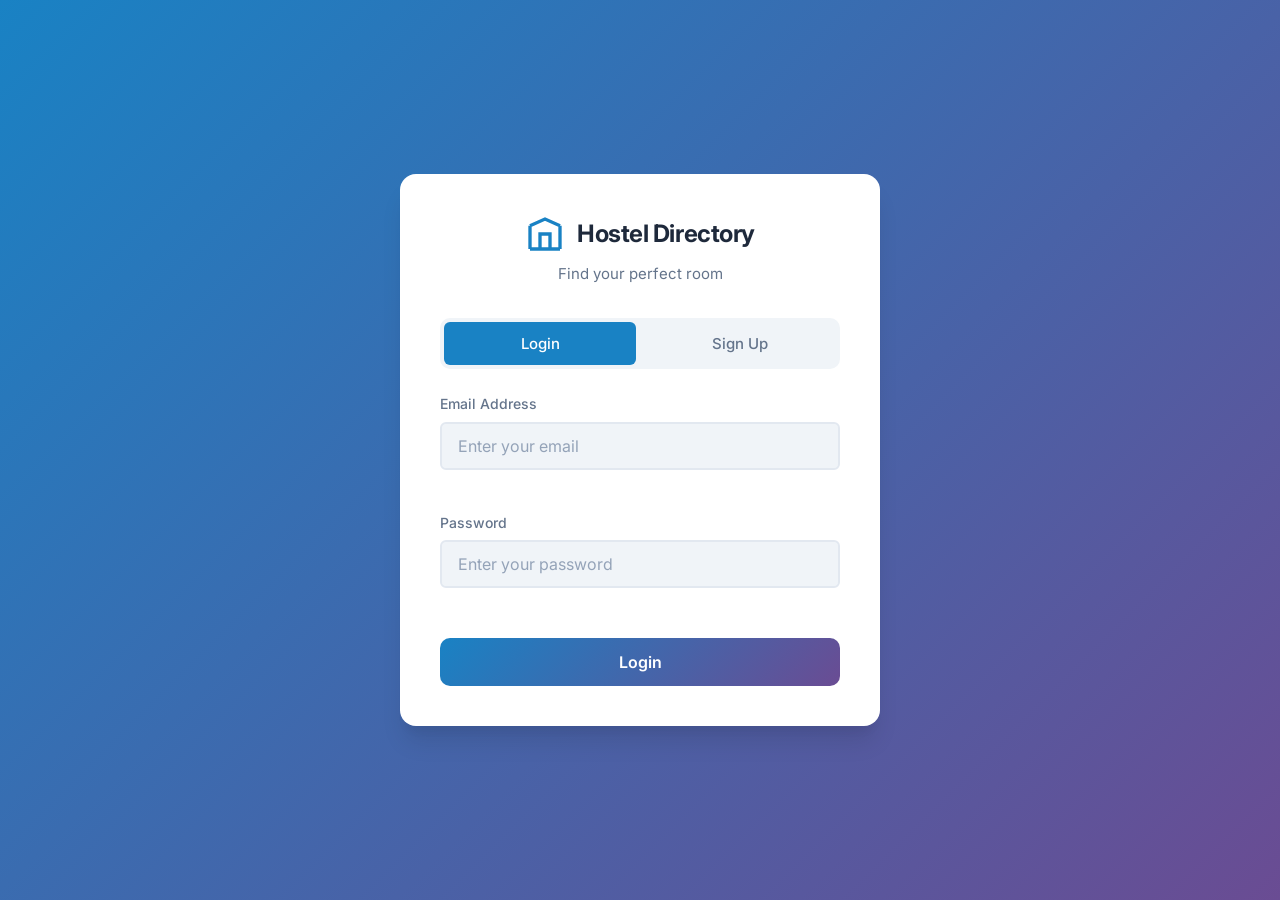
<file: index.html>
<!doctype html>
<html lang="en">
  <head>
    <meta charset="UTF-8" />
    <meta name="viewport" content="width=device-width, initial-scale=1.0" />
    <title>Hostel Room Directory - Smart Room Finder</title>
    <link rel="stylesheet" href="styles.css" />
    <link rel="preconnect" href="https://fonts.googleapis.com" />
    <link rel="preconnect" href="https://fonts.gstatic.com" crossorigin />
    <link
      href="https://fonts.googleapis.com/css2?family=Inter:wght@300;400;500;600;700&display=swap"
      rel="stylesheet"
    />
  </head>
  <body>
    <!-- Notification Container -->
    <div class="notification-container" id="notificationContainer"></div>

    <!-- Auth Section (Login/Signup) -->
    <section class="auth-section" id="authSection" style="display: none">
      <div class="auth-container">
        <div class="auth-header">
          <div class="logo">
            <svg
              class="logo-icon"
              viewBox="0 0 24 24"
              fill="none"
              stroke="currentColor"
              stroke-width="2"
            >
              <path d="M3 21h18M3 7v14M21 7v14M3 7l9-4 9 4M9 21V12h6v9" />
            </svg>
            <h1>Hostel Directory</h1>
          </div>
          <p class="auth-subtitle">Find your perfect room</p>
        </div>

        <!-- Tab Navigation -->
        <div class="auth-tabs">
          <button class="auth-tab active" data-tab="login">Login</button>
          <button class="auth-tab" data-tab="signup">Sign Up</button>
        </div>

        <!-- Login Form -->
        <form class="auth-form" id="loginForm">
          <div class="form-group">
            <label for="loginEmail">Email Address</label>
            <input
              type="email"
              id="loginEmail"
              name="email"
              placeholder="Enter your email"
              required
            />
            <span class="error-message" id="loginEmailError"></span>
          </div>
          <div class="form-group">
            <label for="loginPassword">Password</label>
            <input
              type="password"
              id="loginPassword"
              name="password"
              placeholder="Enter your password"
              required
            />
            <span class="error-message" id="loginPasswordError"></span>
          </div>
          <button type="submit" class="auth-btn">Login</button>
        </form>

        <!-- Signup Form -->
        <form class="auth-form hidden" id="signupForm">
          <div class="form-row">
            <div class="form-group">
              <label for="signupFirstName">First Name</label>
              <input
                type="text"
                id="signupFirstName"
                name="firstName"
                placeholder="Enter your first name"
                required
              />
              <span class="error-message" id="signupFirstNameError"></span>
            </div>
            <div class="form-group">
              <label for="signupLastName">Last Name</label>
              <input
                type="text"
                id="signupLastName"
                name="lastName"
                placeholder="Enter your last name"
                required
              />
              <span class="error-message" id="signupLastNameError"></span>
            </div>
          </div>
          <div class="form-group">
            <label for="signupEmail">Email Address</label>
            <input
              type="email"
              id="signupEmail"
              name="email"
              placeholder="Enter your email"
              required
            />
            <span class="error-message" id="signupEmailError"></span>
          </div>
          <div class="form-group">
            <label for="signupMatric">Matric Number (9 digits)</label>
            <input
              type="text"
              id="signupMatric"
              name="matricNumber"
              placeholder="Enter your matric number"
              maxlength="9"
              pattern="[0-9]{9}"
              required
            />
            <span class="error-message" id="signupMatricError"></span>
          </div>
          <div class="form-group">
            <label for="signupPassword">Password</label>
            <input
              type="password"
              id="signupPassword"
              name="password"
              placeholder="Create a password (min 6 characters)"
              minlength="6"
              required
            />
            <span class="error-message" id="signupPasswordError"></span>
          </div>
          <div class="form-group">
            <label for="signupConfirmPassword">Confirm Password</label>
            <input
              type="password"
              id="signupConfirmPassword"
              name="confirmPassword"
              placeholder="Confirm your password"
              required
            />
            <span class="error-message" id="signupConfirmPasswordError"></span>
          </div>
          <button type="submit" class="auth-btn">Sign Up</button>
        </form>
      </div>
    </section>

    <!-- Main Content (Directory) -->
    <main class="main-content" id="mainContent" style="display: none">
      <!-- Header -->
      <header class="header">
        <div class="header-content">
          <div class="logo">
            <svg
              class="logo-icon"
              viewBox="0 0 24 24"
              fill="none"
              stroke="currentColor"
              stroke-width="2"
            >
              <path d="M3 21h18M3 7v14M21 7v14M3 7l9-4 9 4M9 21V12h6v9" />
            </svg>
            <h1>Hostel Directory</h1>
          </div>
          <div class="user-section">
            <div class="user-info">
              <svg
                class="user-icon"
                viewBox="0 0 24 24"
                fill="none"
                stroke="currentColor"
                stroke-width="2"
              >
                <path d="M20 21v-2a4 4 0 0 0-4-4H8a4 4 0 0 0-4 4v2" />
                <circle cx="12" cy="7" r="4" />
              </svg>
              <span id="userName">Welcome</span>
            </div>
            <button class="signout-btn" id="signoutBtn">
              <svg
                viewBox="0 0 24 24"
                fill="none"
                stroke="currentColor"
                stroke-width="2"
              >
                <path d="M9 21H5a2 2 0 0 1-2-2V5a2 2 0 0 1 2-2h4" />
                <polyline points="16 17 21 12 16 7" />
                <line x1="21" y1="12" x2="9" y2="12" />
              </svg>
              Sign Out
            </button>
          </div>
        </div>
      </header>

      <!-- Search and Filter Section -->
      <section class="search-section">
        <div class="search-bar">
          <svg
            class="search-icon"
            viewBox="0 0 24 24"
            fill="none"
            stroke="currentColor"
            stroke-width="2"
          >
            <circle cx="11" cy="11" r="8" />
            <path d="M21 21l-4.35-4.35" />
          </svg>
          <input
            type="text"
            id="searchInput"
            placeholder="Search by room number, block..."
            aria-label="Search rooms"
          />
          <button
            class="clear-search"
            id="clearSearch"
            aria-label="Clear search"
          >
            ×
          </button>
        </div>

        <div class="filters">
          <div class="filter-group">
            <label for="blockFilter">Block:</label>
            <select id="blockFilter">
              <option value="all">All Blocks</option>
              <option value="A">Block A</option>
              <option value="B">Block B</option>
              <option value="C">Block C</option>
              <option value="D">Block D</option>
            </select>
          </div>

          <div class="filter-group">
            <label for="occupancyFilter">Occupancy:</label>
            <select id="occupancyFilter">
              <option value="all">All Status</option>
              <option value="available">Available</option>
              <option value="occupied">Occupied</option>
              <option value="maintenance">Maintenance</option>
            </select>
          </div>

          <div class="filter-group">
            <label for="capacityFilter">Capacity:</label>
            <select id="capacityFilter">
              <option value="all">Any Capacity</option>
              <option value="1">Single (1)</option>
              <option value="2">Double (2)</option>
              <option value="3">Triple (3)</option>
              <option value="4">Quad (4)</option>
            </select>
          </div>

          <div class="filter-group">
            <label for="priceFilter">Max Price:</label>
            <select id="priceFilter">
              <option value="all">Any Price</option>
              <option value="50000">₦50,000</option>
              <option value="100000">₦100,000</option>
              <option value="150000">₦150,000</option>
              <option value="200000">₦200,000</option>
            </select>
          </div>
        </div>

        <div class="results-info">
          <span id="resultsCount">Showing 0 rooms</span>
          <button class="reset-filters" id="resetFilters">Reset Filters</button>
        </div>
      </section>

      <!-- Smart Room Finder Section -->
      <section class="smart-finder">
        <div class="smart-finder-header">
          <svg
            class="ai-icon"
            viewBox="0 0 24 24"
            fill="none"
            stroke="currentColor"
            stroke-width="2"
          >
            <path
              d="M12 3l1.5 5.5H19l-4.5 3.5 1.5 5.5-5-3.5-5 3.5 1.5-5.5L3 8.5h5.5z"
            />
          </svg>
          <h2>Smart Room Finder</h2>
          <button
            class="collapse-btn"
            id="collapseFinder"
            aria-label="Toggle smart finder"
          >
            −
          </button>
        </div>
        <div class="smart-finder-content" id="smartFinderContent">
          <p class="finder-description">
            Tell us your preferences and we'll suggest the perfect room for you!
          </p>
          <div class="preferences-grid">
            <div class="preference-item">
              <label for="prefBudget">Budget (per semester):</label>
              <input
                type="range"
                id="prefBudget"
                min="30000"
                max="250000"
                step="10000"
                value="100000"
              />
              <span class="range-value" id="prefBudgetValue">₦100,000</span>
            </div>
            <div class="preference-item">
              <label for="prefCapacity">Room Type:</label>
              <select id="prefCapacity">
                <option value="any">Any</option>
                <option value="1">Single Room</option>
                <option value="2">Double Room</option>
                <option value="3">Triple Room</option>
                <option value="4">Quad Room</option>
              </select>
            </div>
            <div class="preference-item">
              <label>Environment:</label>
              <div class="checkbox-group">
                <label class="checkbox-label">
                  <input type="checkbox" id="prefQuiet" checked />
                  <span>Quiet Zone</span>
                </label>
                <label class="checkbox-label">
                  <input type="checkbox" id="prefSocial" />
                  <span>Social/Friendly</span>
                </label>
              </div>
            </div>
            <div class="preference-item">
              <label>Amenities:</label>
              <div class="checkbox-group">
                <label class="checkbox-label">
                  <input type="checkbox" id="prefAC" />
                  <span>A/C</span>
                </label>
                <label class="checkbox-label">
                  <input type="checkbox" id="prefWiFi" />
                  <span>WiFi</span>
                </label>
                <label class="checkbox-label">
                  <input type="checkbox" id="prefAttached" />
                  <span>Attached Bath</span>
                </label>
                <label class="checkbox-label">
                  <input type="checkbox" id="prefBalcony" />
                  <span>Balcony</span>
                </label>
              </div>
            </div>
          </div>
          <button class="find-room-btn" id="findRoomBtn">
            <svg
              viewBox="0 0 24 24"
              fill="none"
              stroke="currentColor"
              stroke-width="2"
            >
              <circle cx="11" cy="11" r="8" />
              <path d="M21 21l-4.35-4.35" />
            </svg>
            Find My Room
          </button>
          <div class="smart-results" id="smartResults"></div>
        </div>
      </section>

      <!-- Room Grid -->
      <section class="rooms-section">
        <div class="rooms-grid" id="roomsGrid">
          <!-- Room cards will be dynamically inserted here -->
        </div>
        <div class="no-results" id="noResults" style="display: none">
          <svg
            viewBox="0 0 24 24"
            fill="none"
            stroke="currentColor"
            stroke-width="2"
          >
            <path d="M3 21h18M3 7v14M21 7v14M3 7l9-4 9 4M9 21V12h6v9" />
            <line x1="16" y1="10" x2="8" y2="14" />
            <line x1="8" y1="10" x2="16" y2="14" />
          </svg>
          <h3>No rooms found</h3>
          <p>Try adjusting your filters or search criteria</p>
        </div>
      </section>
    </main>

    <!-- Room Detail Modal -->
    <div class="modal-overlay" id="modalOverlay">
      <div
        class="modal"
        id="roomModal"
        role="dialog"
        aria-labelledby="modalTitle"
      >
        <button class="modal-close" id="modalClose" aria-label="Close modal">
          ×
        </button>
        <div class="modal-content">
          <div class="modal-header">
            <div class="room-title-section">
              <h2 id="modalTitle">Room A-101</h2>
              <span class="status-badge" id="modalStatus">Available</span>
            </div>
            <p class="room-price" id="modalPrice">₦100,000/semester</p>
          </div>
          <div class="modal-body">
            <div class="room-image" id="modalImage">
              <svg
                viewBox="0 0 24 24"
                fill="none"
                stroke="currentColor"
                stroke-width="1.5"
              >
                <path d="M3 21h18M3 7v14M21 7v14M3 7l9-4 9 4M9 21V12h6v9" />
              </svg>
            </div>
            <div class="room-details">
              <div class="detail-item">
                <svg
                  viewBox="0 0 24 24"
                  fill="none"
                  stroke="currentColor"
                  stroke-width="2"
                >
                  <path d="M17 21v-2a4 4 0 0 0-4-4H5a4 4 0 0 0-4 4v2" />
                  <circle cx="9" cy="7" r="4" />
                  <path d="M23 21v-2a4 4 0 0 0-3-3.87" />
                  <path d="M16 3.13a4 4 0 0 1 0 7.75" />
                </svg>
                <div>
                  <span class="detail-label">Capacity</span>
                  <span class="detail-value" id="modalCapacity"
                    >2 occupants</span
                  >
                </div>
              </div>
              <div class="detail-item">
                <svg
                  viewBox="0 0 24 24"
                  fill="none"
                  stroke="currentColor"
                  stroke-width="2"
                >
                  <rect x="3" y="3" width="18" height="18" rx="2" ry="2" />
                  <line x1="3" y1="9" x2="21" y2="9" />
                  <line x1="9" y1="21" x2="9" y2="9" />
                </svg>
                <div>
                  <span class="detail-label">Block</span>
                  <span class="detail-value" id="modalBlock">Block A</span>
                </div>
              </div>
              <div class="detail-item">
                <svg
                  viewBox="0 0 24 24"
                  fill="none"
                  stroke="currentColor"
                  stroke-width="2"
                >
                  <path d="M22 11.08V12a10 10 0 1 1-5.93-9.14" />
                  <polyline points="22 4 12 14.01 9 11.01" />
                </svg>
                <div>
                  <span class="detail-label">Floor</span>
                  <span class="detail-value" id="modalFloor">1st Floor</span>
                </div>
              </div>
            </div>
            <div class="amenities-section">
              <h3>Amenities</h3>
              <div class="amenities-list" id="modalAmenities">
                <!-- Amenities will be inserted here -->
              </div>
            </div>
            <div class="description-section">
              <h3>Description</h3>
              <p id="modalDescription">
                A comfortable room with modern amenities.
              </p>
            </div>
          </div>
          <div class="modal-footer">
            <button class="btn-secondary" id="modalCloseBtn">Close</button>
            <button class="btn-primary" id="applyBtn">Apply for Room</button>
          </div>
        </div>
      </div>
    </div>

    <!-- Tooltip -->
    <div class="tooltip" id="tooltip"></div>

    <script src="script.js"></script>
  </body>
</html>
</file>
<file: styles.css>
/* CSS Variables - New Color Scheme */
:root {
  --primary-color: #1982c4;
  --primary-hover: #156da3;
  --primary-light: rgba(25, 130, 196, 0.1);
  --secondary-color: #6a4c93;
  --secondary-light: rgba(106, 76, 147, 0.1);
  --accent-green: #8ac926;
  --accent-green-light: rgba(138, 201, 38, 0.15);
  --accent-red: #ff595e;
  --accent-red-light: rgba(255, 89, 94, 0.15);
  --accent-yellow: #ffca3a;
  --accent-yellow-light: rgba(255, 202, 58, 0.15);
  --bg-primary: #f0f4f8;
  --bg-secondary: #ffffff;
  --text-primary: #1e293b;
  --text-secondary: #64748b;
  --text-muted: #94a3b8;
  --border-color: #e2e8f0;
  --shadow-sm: 0 1px 2px 0 rgba(0, 0, 0, 0.05);
  --shadow-md:
    0 4px 6px -1px rgba(0, 0, 0, 0.1), 0 2px 4px -1px rgba(0, 0, 0, 0.06);
  --shadow-lg:
    0 10px 15px -3px rgba(0, 0, 0, 0.1), 0 4px 6px -2px rgba(0, 0, 0, 0.05);
  --shadow-xl:
    0 20px 25px -5px rgba(0, 0, 0, 0.1), 0 10px 10px -5px rgba(0, 0, 0, 0.04);
  --radius-sm: 6px;
  --radius-md: 10px;
  --radius-lg: 16px;
  --transition: all 0.2s ease-in-out;
}

/* Reset & Base */
*,
*::before,
*::after {
  box-sizing: border-box;
  margin: 0;
  padding: 0;
}

html {
  scroll-behavior: smooth;
}

body {
  font-family:
    "Inter",
    -apple-system,
    BlinkMacSystemFont,
    "Segoe UI",
    Roboto,
    sans-serif;
  background-color: var(--bg-primary);
  color: var(--text-primary);
  line-height: 1.6;
  min-height: 100vh;
}

/* Notification System */
.notification-container {
  position: fixed;
  top: 1rem;
  right: 1rem;
  z-index: 9999;
  display: flex;
  flex-direction: column;
  gap: 0.5rem;
}

.notification {
  display: flex;
  align-items: center;
  gap: 0.75rem;
  padding: 1rem 1.25rem;
  background: var(--bg-secondary);
  border-radius: var(--radius-md);
  box-shadow: var(--shadow-lg);
  min-width: 300px;
  max-width: 400px;
  animation: slideIn 0.3s ease-out;
}

.notification-icon {
  width: 24px;
  height: 24px;
  flex-shrink: 0;
}

.notification.success .notification-icon {
  color: var(--accent-green);
}

.notification.error .notification-icon {
  color: var(--accent-red);
}

.notification.warning .notification-icon {
  color: var(--accent-yellow);
}

.notification.info .notification-icon {
  color: var(--primary-color);
}

.notification-content {
  flex: 1;
}

.notification-title {
  font-weight: 600;
  font-size: 0.9375rem;
  margin-bottom: 0.125rem;
}

.notification-message {
  font-size: 0.8125rem;
  color: var(--text-secondary);
}

.notification-close {
  width: 24px;
  height: 24px;
  border: none;
  background: transparent;
  color: var(--text-muted);
  cursor: pointer;
  display: flex;
  align-items: center;
  justify-content: center;
  border-radius: 50%;
  transition: var(--transition);
  flex-shrink: 0;
}

.notification-close:hover {
  background: var(--bg-primary);
  color: var(--text-secondary);
}

@keyframes slideIn {
  from {
    transform: translateX(100%);
    opacity: 0;
  }
  to {
    transform: translateX(0);
    opacity: 1;
  }
}

@keyframes slideOut {
  from {
    transform: translateX(0);
    opacity: 1;
  }
  to {
    transform: translateX(100%);
    opacity: 0;
  }
}

.notification.hiding {
  animation: slideOut 0.3s ease-in forwards;
}

/* Auth Section */
.auth-section {
  min-height: 100vh;
  display: flex;
  align-items: center;
  justify-content: center;
  padding: 2rem 1rem;
  background: linear-gradient(
    135deg,
    var(--primary-color) 0%,
    var(--secondary-color) 100%
  );
}

.auth-container {
  background: var(--bg-secondary);
  border-radius: var(--radius-lg);
  padding: 2.5rem;
  width: 100%;
  max-width: 480px;
  box-shadow: var(--shadow-xl);
}

.auth-header {
  text-align: center;
  margin-bottom: 2rem;
}

.auth-header .logo {
  display: flex;
  align-items: center;
  justify-content: center;
  gap: 0.75rem;
  margin-bottom: 0.5rem;
}

.auth-header .logo-icon {
  width: 40px;
  height: 40px;
  color: var(--primary-color);
}

.auth-header .logo h1 {
  font-size: 1.5rem;
  font-weight: 700;
  color: var(--text-primary);
}

.auth-subtitle {
  color: var(--text-secondary);
  font-size: 0.9375rem;
}

/* Auth Tabs */
.auth-tabs {
  display: flex;
  gap: 0.5rem;
  margin-bottom: 1.5rem;
  background: var(--bg-primary);
  border-radius: var(--radius-md);
  padding: 0.25rem;
}

.auth-tab {
  flex: 1;
  padding: 0.75rem 1rem;
  border: none;
  background: transparent;
  color: var(--text-secondary);
  font-size: 0.9375rem;
  font-weight: 500;
  font-family: inherit;
  cursor: pointer;
  border-radius: var(--radius-sm);
  transition: var(--transition);
}

.auth-tab:hover {
  color: var(--text-primary);
}

.auth-tab.active {
  background: var(--primary-color);
  color: white;
}

/* Auth Forms */
.auth-form {
  display: flex;
  flex-direction: column;
  gap: 1.25rem;
}

.auth-form.hidden {
  display: none;
}

.form-row {
  display: grid;
  grid-template-columns: 1fr 1fr;
  gap: 1rem;
}

.form-group {
  display: flex;
  flex-direction: column;
  gap: 0.375rem;
}

.form-group label {
  font-size: 0.875rem;
  font-weight: 500;
  color: var(--text-secondary);
}

.form-group input {
  padding: 0.75rem 1rem;
  border: 2px solid var(--border-color);
  border-radius: var(--radius-sm);
  font-size: 1rem;
  font-family: inherit;
  transition: var(--transition);
  background: var(--bg-primary);
}

.form-group input:focus {
  outline: none;
  border-color: var(--primary-color);
  box-shadow: 0 0 0 3px var(--primary-light);
}

.form-group input::placeholder {
  color: var(--text-muted);
}

.form-group input.error {
  border-color: var(--accent-red);
}

.form-group input.error:focus {
  box-shadow: 0 0 0 3px var(--accent-red-light);
}

.error-message {
  font-size: 0.75rem;
  color: var(--accent-red);
  min-height: 1rem;
}

.auth-btn {
  padding: 0.875rem 1.5rem;
  background: linear-gradient(
    135deg,
    var(--primary-color) 0%,
    var(--secondary-color) 100%
  );
  color: white;
  border: none;
  border-radius: var(--radius-md);
  font-size: 1rem;
  font-weight: 600;
  font-family: inherit;
  cursor: pointer;
  transition: var(--transition);
  margin-top: 0.5rem;
}

.auth-btn:hover {
  transform: translateY(-2px);
  box-shadow: var(--shadow-lg);
}

.auth-btn:active {
  transform: translateY(0);
}

/* Main Content */
.main-content {
  max-width: 1400px;
  margin: 0 auto;
  padding: 1.5rem;
}

.main-content.hidden {
  display: none;
}

/* Header */
.header {
  background: linear-gradient(
    135deg,
    var(--primary-color) 0%,
    var(--secondary-color) 100%
  );
  color: white;
  padding: 1.5rem;
  border-radius: var(--radius-lg);
  margin-bottom: 1.5rem;
}

.header-content {
  display: flex;
  justify-content: space-between;
  align-items: center;
  flex-wrap: wrap;
  gap: 1rem;
}

.logo {
  display: flex;
  align-items: center;
  gap: 0.75rem;
}

.logo-icon {
  width: 36px;
  height: 36px;
}

.logo h1 {
  font-size: 1.5rem;
  font-weight: 700;
  letter-spacing: -0.02em;
}

.user-section {
  display: flex;
  align-items: center;
  gap: 1rem;
}

.user-info {
  display: flex;
  align-items: center;
  gap: 0.5rem;
  padding: 0.5rem 1rem;
  background: rgba(255, 255, 255, 0.15);
  border-radius: var(--radius-md);
}

.user-icon {
  width: 20px;
  height: 20px;
}

#userName {
  font-weight: 500;
  font-size: 0.9375rem;
}

.signout-btn {
  display: flex;
  align-items: center;
  gap: 0.5rem;
  padding: 0.625rem 1rem;
  background: rgba(255, 255, 255, 0.2);
  color: white;
  border: 1px solid rgba(255, 255, 255, 0.3);
  border-radius: var(--radius-sm);
  font-size: 0.875rem;
  font-weight: 500;
  font-family: inherit;
  cursor: pointer;
  transition: var(--transition);
}

.signout-btn svg {
  width: 16px;
  height: 16px;
}

.signout-btn:hover {
  background: rgba(255, 255, 255, 0.3);
}

/* Search Section */
.search-section {
  background: var(--bg-secondary);
  border-radius: var(--radius-lg);
  padding: 1.5rem;
  margin-bottom: 1.5rem;
  box-shadow: var(--shadow-md);
}

.search-bar {
  position: relative;
  margin-bottom: 1.25rem;
}

.search-icon {
  position: absolute;
  left: 1rem;
  top: 50%;
  transform: translateY(-50%);
  width: 20px;
  height: 20px;
  color: var(--text-muted);
  pointer-events: none;
}

.search-bar input {
  width: 100%;
  padding: 0.875rem 3rem 0.875rem 3rem;
  border: 2px solid var(--border-color);
  border-radius: var(--radius-md);
  font-size: 1rem;
  font-family: inherit;
  transition: var(--transition);
  background: var(--bg-primary);
}

.search-bar input:focus {
  outline: none;
  border-color: var(--primary-color);
  box-shadow: 0 0 0 3px var(--primary-light);
}

.search-bar input::placeholder {
  color: var(--text-muted);
}

.clear-search {
  position: absolute;
  right: 0.75rem;
  top: 50%;
  transform: translateY(-50%);
  width: 28px;
  height: 28px;
  border: none;
  background: var(--text-muted);
  color: white;
  border-radius: 50%;
  font-size: 1.125rem;
  cursor: pointer;
  display: none;
  align-items: center;
  justify-content: center;
  transition: var(--transition);
}

.clear-search:hover {
  background: var(--text-secondary);
}

.clear-search.visible {
  display: flex;
}

/* Filters */
.filters {
  display: grid;
  grid-template-columns: repeat(auto-fit, minmax(180px, 1fr));
  gap: 1rem;
  margin-bottom: 1rem;
}

.filter-group {
  display: flex;
  flex-direction: column;
  gap: 0.375rem;
}

.filter-group label {
  font-size: 0.875rem;
  font-weight: 500;
  color: var(--text-secondary);
}

.filter-group select {
  padding: 0.625rem 0.875rem;
  border: 2px solid var(--border-color);
  border-radius: var(--radius-sm);
  font-size: 0.9375rem;
  font-family: inherit;
  background: var(--bg-primary);
  color: var(--text-primary);
  cursor: pointer;
  transition: var(--transition);
  appearance: none;
  background-image: url("data:image/svg+xml,%3Csvg xmlns='http://www.w3.org/2000/svg' width='16' height='16' viewBox='0 0 24 24' fill='none' stroke='%2364748b' stroke-width='2'%3E%3Cpath d='M6 9l6 6 6-6'/%3E%3C/svg%3E");
  background-repeat: no-repeat;
  background-position: right 0.75rem center;
  padding-right: 2.5rem;
}

.filter-group select:focus {
  outline: none;
  border-color: var(--primary-color);
  box-shadow: 0 0 0 3px var(--primary-light);
}

/* Results Info */
.results-info {
  display: flex;
  justify-content: space-between;
  align-items: center;
  padding-top: 1rem;
  border-top: 1px solid var(--border-color);
}

#resultsCount {
  font-size: 0.9375rem;
  color: var(--text-secondary);
  font-weight: 500;
}

.reset-filters {
  padding: 0.5rem 1rem;
  border: 1px solid var(--border-color);
  background: transparent;
  color: var(--text-secondary);
  border-radius: var(--radius-sm);
  font-size: 0.875rem;
  font-family: inherit;
  cursor: pointer;
  transition: var(--transition);
}

.reset-filters:hover {
  background: var(--bg-primary);
  border-color: var(--text-secondary);
}

/* Smart Room Finder */
.smart-finder {
  background: var(--bg-secondary);
  border-radius: var(--radius-lg);
  margin-bottom: 1.5rem;
  box-shadow: var(--shadow-md);
  overflow: hidden;
  border: 2px solid var(--primary-light);
}

.smart-finder-header {
  display: flex;
  align-items: center;
  gap: 0.75rem;
  padding: 1rem 1.5rem;
  background: var(--primary-light);
  cursor: pointer;
  -webkit-user-select: none;
  user-select: none;
}

.ai-icon {
  width: 24px;
  height: 24px;
  color: var(--primary-color);
}

.smart-finder-header h2 {
  font-size: 1.125rem;
  font-weight: 600;
  color: var(--primary-color);
  flex: 1;
}

.collapse-btn {
  width: 28px;
  height: 28px;
  border: none;
  background: var(--primary-color);
  color: white;
  border-radius: 50%;
  font-size: 1.25rem;
  cursor: pointer;
  display: flex;
  align-items: center;
  justify-content: center;
  transition: var(--transition);
}

.collapse-btn:hover {
  background: var(--primary-hover);
}

.smart-finder-content {
  padding: 1.5rem;
  transition: var(--transition);
}

.smart-finder-content.collapsed {
  display: none;
}

.finder-description {
  color: var(--text-secondary);
  margin-bottom: 1.25rem;
  font-size: 0.9375rem;
}

.preferences-grid {
  display: grid;
  grid-template-columns: repeat(auto-fit, minmax(250px, 1fr));
  gap: 1.25rem;
  margin-bottom: 1.5rem;
}

.preference-item {
  display: flex;
  flex-direction: column;
  gap: 0.5rem;
}

.preference-item label {
  font-size: 0.875rem;
  font-weight: 500;
  color: var(--text-secondary);
}

.preference-item input[type="range"] {
  width: 100%;
  height: 6px;
  -webkit-appearance: none;
  appearance: none;
  background: var(--border-color);
  border-radius: 3px;
  outline: none;
}

.preference-item input[type="range"]::-webkit-slider-thumb {
  -webkit-appearance: none;
  appearance: none;
  width: 18px;
  height: 18px;
  background: var(--primary-color);
  border-radius: 50%;
  cursor: pointer;
  transition: var(--transition);
}

.preference-item input[type="range"]::-webkit-slider-thumb:hover {
  transform: scale(1.1);
}

.range-value {
  font-size: 0.875rem;
  font-weight: 600;
  color: var(--primary-color);
  text-align: right;
}

.preference-item select {
  padding: 0.5rem 2rem 0.5rem 0.75rem;
  border: 2px solid var(--border-color);
  border-radius: var(--radius-sm);
  font-size: 0.9375rem;
  font-family: inherit;
  background: var(--bg-primary);
  cursor: pointer;
  transition: var(--transition);
  appearance: none;
  background-image: url("data:image/svg+xml,%3Csvg xmlns='http://www.w3.org/2000/svg' width='16' height='16' viewBox='0 0 24 24' fill='none' stroke='%2364748b' stroke-width='2'%3E%3Cpath d='M6 9l6 6 6-6'/%3E%3C/svg%3E");
  background-repeat: no-repeat;
  background-position: right 0.5rem center;
}

.preference-item select:focus {
  outline: none;
  border-color: var(--primary-color);
}

.checkbox-group {
  display: flex;
  flex-wrap: wrap;
  gap: 0.75rem;
}

.checkbox-label {
  display: flex;
  align-items: center;
  gap: 0.375rem;
  cursor: pointer;
  font-size: 0.875rem;
  color: var(--text-secondary);
  transition: var(--transition);
}

.checkbox-label:hover {
  color: var(--text-primary);
}

.checkbox-label input[type="checkbox"] {
  width: 16px;
  height: 16px;
  accent-color: var(--primary-color);
  cursor: pointer;
}

.find-room-btn {
  display: flex;
  align-items: center;
  justify-content: center;
  gap: 0.5rem;
  width: 100%;
  padding: 0.875rem 1.5rem;
  background: linear-gradient(
    135deg,
    var(--primary-color) 0%,
    var(--secondary-color) 100%
  );
  color: white;
  border: none;
  border-radius: var(--radius-md);
  font-size: 1rem;
  font-weight: 600;
  font-family: inherit;
  cursor: pointer;
  transition: var(--transition);
}

.find-room-btn svg {
  width: 20px;
  height: 20px;
}

.find-room-btn:hover {
  transform: translateY(-2px);
  box-shadow: var(--shadow-lg);
}

.find-room-btn:active {
  transform: translateY(0);
}

.smart-results {
  margin-top: 1.25rem;
  padding: 1rem;
  background: var(--bg-primary);
  border-radius: var(--radius-md);
  display: none;
}

.smart-results.visible {
  display: block;
}

.smart-results h3 {
  font-size: 1rem;
  margin-bottom: 0.75rem;
  color: var(--primary-color);
  display: flex;
  align-items: center;
  gap: 0.5rem;
}

.smart-room-list {
  display: flex;
  flex-direction: column;
  gap: 0.5rem;
}

.smart-room-item {
  display: flex;
  align-items: center;
  justify-content: space-between;
  padding: 0.75rem;
  background: var(--bg-secondary);
  border-radius: var(--radius-sm);
  cursor: pointer;
  transition: var(--transition);
}

.smart-room-item:hover {
  background: var(--primary-light);
}

.smart-room-item .room-name {
  font-weight: 600;
  color: var(--text-primary);
}

.smart-room-item .match-score {
  font-size: 0.8125rem;
  color: var(--accent-green);
  font-weight: 500;
}

/* Rooms Grid */
.rooms-section {
  margin-top: 1rem;
}

.rooms-grid {
  display: grid;
  grid-template-columns: repeat(auto-fill, minmax(280px, 1fr));
  gap: 1.5rem;
}

/* Room Card */
.room-card {
  background: var(--bg-secondary);
  border-radius: var(--radius-lg);
  overflow: hidden;
  box-shadow: var(--shadow-md);
  transition: var(--transition);
  cursor: pointer;
  position: relative;
}

.room-card:hover {
  transform: translateY(-4px);
  box-shadow: var(--shadow-xl);
}

.room-card-header {
  padding: 1rem 1.25rem;
  display: flex;
  justify-content: space-between;
  align-items: flex-start;
  border-bottom: 1px solid var(--border-color);
}

.room-info {
  flex: 1;
}

.room-number {
  font-size: 1.25rem;
  font-weight: 700;
  color: var(--text-primary);
  margin-bottom: 0.25rem;
}

.room-block {
  font-size: 0.8125rem;
  color: var(--text-secondary);
  font-weight: 500;
}

/* Status Badge */
.status-badge {
  display: inline-flex;
  align-items: center;
  gap: 0.25rem;
  padding: 0.25rem 0.75rem;
  border-radius: 9999px;
  font-size: 0.75rem;
  font-weight: 600;
  text-transform: uppercase;
  letter-spacing: 0.02em;
}

.status-badge.available {
  background: var(--accent-green-light);
  color: #6b9e1d;
}

.status-badge.occupied {
  background: var(--accent-red-light);
  color: var(--accent-red);
}

.status-badge.maintenance {
  background: var(--accent-yellow-light);
  color: #e6a817;
}

.room-card-body {
  padding: 1rem 1.25rem;
}

.room-capacity {
  display: flex;
  align-items: center;
  gap: 0.5rem;
  margin-bottom: 0.75rem;
  color: var(--text-secondary);
  font-size: 0.9375rem;
}

.room-capacity svg {
  width: 18px;
  height: 18px;
  color: var(--primary-color);
}

.room-occupancy {
  display: flex;
  align-items: center;
  gap: 0.5rem;
  font-size: 0.875rem;
  color: var(--text-secondary);
  margin-bottom: 0.75rem;
}

.room-occupancy svg {
  width: 16px;
  height: 16px;
}

.occupancy-bar {
  flex: 1;
  height: 6px;
  background: var(--border-color);
  border-radius: 3px;
  overflow: hidden;
}

.occupancy-fill {
  height: 100%;
  border-radius: 3px;
  transition: width 0.3s ease-in-out;
}

.occupancy-fill.low {
  background: var(--accent-green);
}

.occupancy-fill.medium {
  background: var(--accent-yellow);
}

.occupancy-fill.high {
  background: var(--accent-red);
}

.room-amenities {
  display: flex;
  flex-wrap: wrap;
  gap: 0.375rem;
  margin-top: 0.75rem;
}

.amenity-tag {
  display: inline-flex;
  align-items: center;
  gap: 0.25rem;
  padding: 0.25rem 0.5rem;
  background: var(--bg-primary);
  border-radius: var(--radius-sm);
  font-size: 0.75rem;
  color: var(--text-secondary);
}

.amenity-tag svg {
  width: 12px;
  height: 12px;
}

.room-card-footer {
  padding: 0.875rem 1.25rem;
  display: flex;
  justify-content: space-between;
  align-items: center;
  background: var(--bg-primary);
  border-top: 1px solid var(--border-color);
}

.room-price {
  font-size: 1.125rem;
  font-weight: 700;
  color: var(--primary-color);
}

.room-price span {
  font-size: 0.75rem;
  font-weight: 400;
  color: var(--text-muted);
}

.view-details-btn {
  padding: 0.5rem 1rem;
  background: var(--primary-color);
  color: white;
  border: none;
  border-radius: var(--radius-sm);
  font-size: 0.8125rem;
  font-weight: 500;
  font-family: inherit;
  cursor: pointer;
  transition: var(--transition);
}

.view-details-btn:hover {
  background: var(--primary-hover);
}

/* Tooltip */
.tooltip {
  position: fixed;
  background: var(--text-primary);
  color: white;
  padding: 0.5rem 0.75rem;
  border-radius: var(--radius-sm);
  font-size: 0.8125rem;
  pointer-events: none;
  opacity: 0;
  transition: opacity 0.2s ease;
  z-index: 1000;
  max-width: 250px;
  line-height: 1.4;
}

.tooltip.visible {
  opacity: 1;
}

/* No Results */
.no-results {
  text-align: center;
  padding: 4rem 2rem;
  color: var(--text-muted);
}

.no-results svg {
  width: 64px;
  height: 64px;
  margin-bottom: 1rem;
  opacity: 0.5;
}

.no-results h3 {
  font-size: 1.25rem;
  margin-bottom: 0.5rem;
  color: var(--text-secondary);
}

.no-results p {
  font-size: 0.9375rem;
}

/* Modal */
.modal-overlay {
  position: fixed;
  inset: 0;
  background: rgba(0, 0, 0, 0.5);
  -webkit-backdrop-filter: blur(4px);
  backdrop-filter: blur(4px);
  display: flex;
  align-items: center;
  justify-content: center;
  z-index: 1000;
  opacity: 0;
  visibility: hidden;
  transition: var(--transition);
  padding: 1rem;
}

.modal-overlay.visible {
  opacity: 1;
  visibility: visible;
}

.modal {
  background: var(--bg-secondary);
  border-radius: var(--radius-lg);
  max-width: 600px;
  width: 100%;
  max-height: 90vh;
  overflow-y: auto;
  box-shadow: var(--shadow-xl);
  transform: scale(0.95) translateY(20px);
  transition: var(--transition);
  position: relative;
}

.modal-overlay.visible .modal {
  transform: scale(1) translateY(0);
}

.modal-close {
  position: absolute;
  top: 1rem;
  right: 1rem;
  width: 36px;
  height: 36px;
  border: none;
  background: var(--bg-primary);
  color: var(--text-secondary);
  border-radius: 50%;
  font-size: 1.5rem;
  cursor: pointer;
  display: flex;
  align-items: center;
  justify-content: center;
  transition: var(--transition);
  z-index: 10;
}

.modal-close:hover {
  background: var(--accent-red-light);
  color: var(--accent-red);
}

.modal-content {
  padding: 0;
}

.modal-header {
  padding: 1.5rem;
  border-bottom: 1px solid var(--border-color);
}

.room-title-section {
  display: flex;
  align-items: center;
  gap: 1rem;
  margin-bottom: 0.5rem;
}

.room-title-section h2 {
  font-size: 1.5rem;
  font-weight: 700;
}

.room-price {
  font-size: 1.25rem;
  font-weight: 600;
  color: var(--primary-color);
}

.modal-body {
  padding: 1.5rem;
}

.room-image {
  width: 100%;
  height: 200px;
  background: linear-gradient(
    135deg,
    var(--primary-light) 0%,
    var(--secondary-light) 100%
  );
  border-radius: var(--radius-md);
  display: flex;
  align-items: center;
  justify-content: center;
  margin-bottom: 1.5rem;
}

.room-image svg {
  width: 80px;
  height: 80px;
  color: var(--primary-color);
  opacity: 0.5;
}

.room-details {
  display: grid;
  grid-template-columns: repeat(auto-fit, minmax(150px, 1fr));
  gap: 1rem;
  margin-bottom: 1.5rem;
}

.detail-item {
  display: flex;
  align-items: flex-start;
  gap: 0.75rem;
  padding: 0.75rem;
  background: var(--bg-primary);
  border-radius: var(--radius-md);
}

.detail-item svg {
  width: 20px;
  height: 20px;
  color: var(--primary-color);
  flex-shrink: 0;
  margin-top: 2px;
}

.detail-label {
  display: block;
  font-size: 0.75rem;
  color: var(--text-muted);
  font-weight: 500;
  text-transform: uppercase;
  letter-spacing: 0.02em;
  margin-bottom: 0.125rem;
}

.detail-value {
  font-size: 0.9375rem;
  font-weight: 600;
  color: var(--text-primary);
}

.amenities-section,
.description-section {
  margin-bottom: 1.25rem;
}

.amenities-section h3,
.description-section h3 {
  font-size: 1rem;
  font-weight: 600;
  margin-bottom: 0.75rem;
  color: var(--text-primary);
}

.amenities-list {
  display: flex;
  flex-wrap: wrap;
  gap: 0.5rem;
}

.amenity-badge {
  display: inline-flex;
  align-items: center;
  gap: 0.375rem;
  padding: 0.5rem 0.75rem;
  background: var(--bg-primary);
  border-radius: var(--radius-sm);
  font-size: 0.875rem;
  color: var(--text-secondary);
}

.amenity-badge svg {
  width: 14px;
  height: 14px;
  color: var(--accent-green);
}

.description-section p {
  color: var(--text-secondary);
  line-height: 1.7;
}

.modal-footer {
  padding: 1rem 1.5rem;
  display: flex;
  justify-content: flex-end;
  gap: 0.75rem;
  border-top: 1px solid var(--border-color);
  background: var(--bg-primary);
}

.btn-secondary {
  padding: 0.75rem 1.5rem;
  background: transparent;
  color: var(--text-secondary);
  border: 2px solid var(--border-color);
  border-radius: var(--radius-md);
  font-size: 0.9375rem;
  font-weight: 500;
  font-family: inherit;
  cursor: pointer;
  transition: var(--transition);
}

.btn-secondary:hover {
  border-color: var(--text-secondary);
  color: var(--text-primary);
}

.btn-primary {
  padding: 0.75rem 1.5rem;
  background: var(--primary-color);
  color: white;
  border: none;
  border-radius: var(--radius-md);
  font-size: 0.9375rem;
  font-weight: 600;
  font-family: inherit;
  cursor: pointer;
  transition: var(--transition);
}

.btn-primary:hover {
  background: var(--primary-hover);
  transform: translateY(-1px);
  box-shadow: var(--shadow-md);
}

/* Responsive Design */
@media (max-width: 768px) {
  .header {
    padding: 1rem;
  }

  .logo h1 {
    font-size: 1.25rem;
  }

  .header-content {
    flex-direction: column;
    align-items: flex-start;
  }

  .user-section {
    width: 100%;
    justify-content: space-between;
  }

  .main-content {
    padding: 1rem;
  }

  .search-section {
    padding: 1rem;
  }

  .filters {
    grid-template-columns: 1fr 1fr;
  }

  .rooms-grid {
    grid-template-columns: 1fr;
  }

  .preferences-grid {
    grid-template-columns: 1fr;
  }

  .modal {
    max-height: 95vh;
    margin: 0.5rem;
  }

  .room-details {
    grid-template-columns: 1fr;
  }

  .modal-footer {
    flex-direction: column;
  }

  .btn-secondary,
  .btn-primary {
    width: 100%;
    text-align: center;
  }

  .form-row {
    grid-template-columns: 1fr;
  }

  .auth-container {
    padding: 1.5rem;
  }
}

@media (max-width: 480px) {
  .filters {
    grid-template-columns: 1fr;
  }

  .results-info {
    flex-direction: column;
    gap: 0.75rem;
    align-items: flex-start;
  }

  .reset-filters {
    width: 100%;
  }

  .notification-container {
    left: 1rem;
    right: 1rem;
  }

  .notification {
    min-width: auto;
    max-width: none;
  }
}

/* Animations */
@keyframes fadeIn {
  from {
    opacity: 0;
    transform: translateY(10px);
  }
  to {
    opacity: 1;
    transform: translateY(0);
  }
}

.room-card {
  animation: fadeIn 0.3s ease-out;
}

/* Scrollbar Styling */
::-webkit-scrollbar {
  width: 8px;
}

::-webkit-scrollbar-track {
  background: var(--bg-primary);
}

::-webkit-scrollbar-thumb {
  background: var(--border-color);
  border-radius: 4px;
}

::-webkit-scrollbar-thumb:hover {
  background: var(--text-muted);
}
</file>
